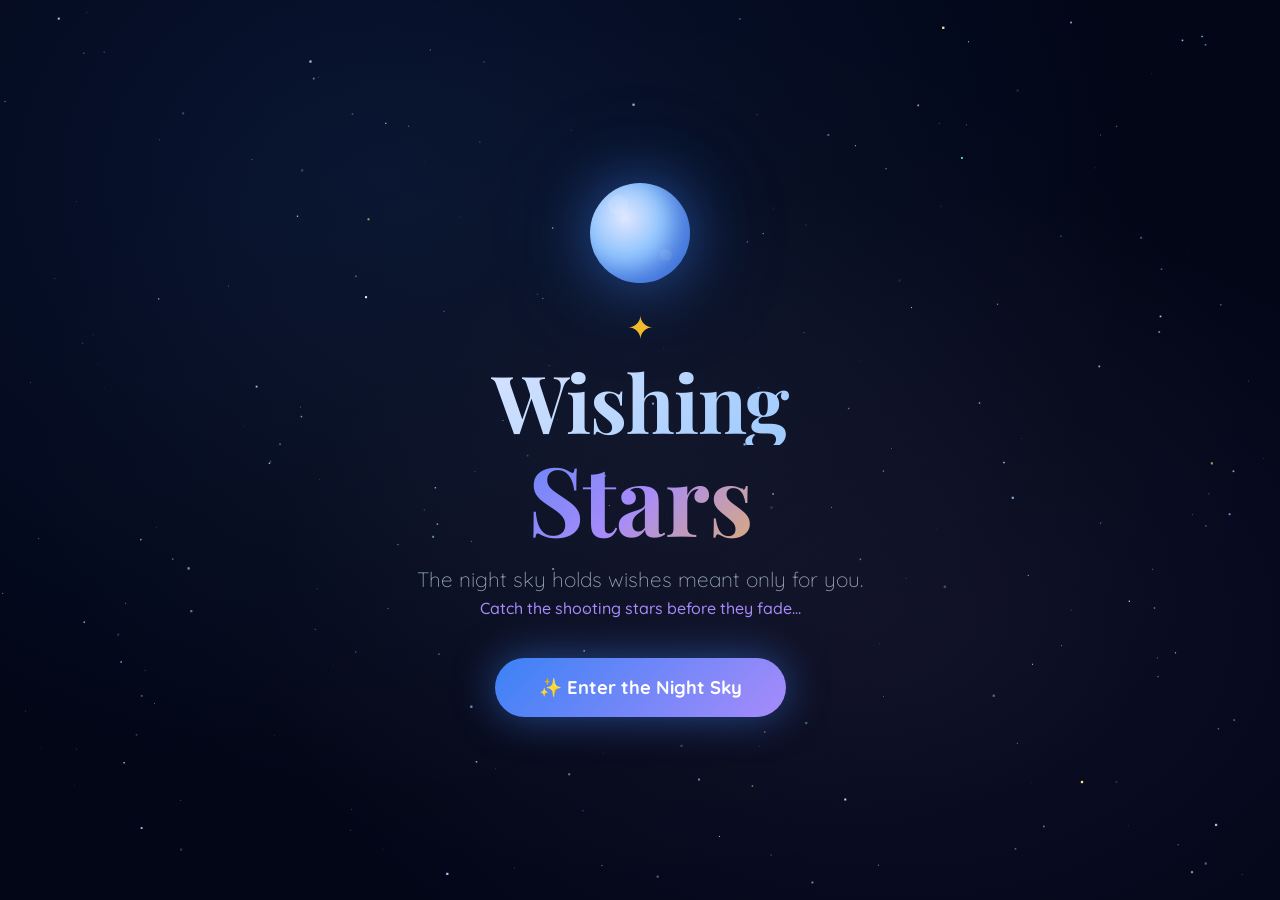
<file: index.html>
<!DOCTYPE html>
<html lang="en">
<head>
    <meta charset="UTF-8">
    <meta name="viewport" content="width=device-width, initial-scale=1.0, user-scalable=no">
    <title>Wishing Stars ✨ Catch Your Wishes</title>
    <meta name="description" content="An enchanting stargazing game — catch shooting stars and unlock magical wishes.">
    <link rel="preconnect" href="https://fonts.googleapis.com">
    <link rel="preconnect" href="https://fonts.gstatic.com" crossorigin>
    <link href="https://fonts.googleapis.com/css2?family=Quicksand:wght@300;400;500;600;700&family=Playfair+Display:ital,wght@0,700;1,700&display=swap" rel="stylesheet">
    <link rel="stylesheet" href="style.css">
</head>
<body>
    <!-- Starfield Canvas -->
    <canvas id="starfield"></canvas>

    <!-- ========== INTRO SCREEN ========== -->
    <div id="intro-screen" class="screen active">
        <div class="intro-content">
            <div class="moon"></div>
            <div class="intro-sparkle">✦</div>
            <h1 class="intro-title">
                <span class="title-word">Wishing</span>
                <span class="title-word accent">Stars</span>
            </h1>
            <p class="intro-tagline">The night sky holds wishes meant only for you.</p>
            <p class="intro-instruction">Catch the shooting stars before they fade…</p>
            <button id="start-btn" class="magic-btn" onclick="startGame()">
                <span class="btn-text">✨ Enter the Night Sky</span>
                <span class="btn-shimmer"></span>
            </button>
        </div>
    </div>

    <!-- ========== GAME SCREEN ========== -->
    <div id="game-screen" class="screen">
        <div class="game-hud">
            <div class="hud-left">
                <div class="hud-wishes">
                    <span class="hud-label">Wishes Caught</span>
                    <div class="wish-counter">
                        <span id="wish-count">0</span> / <span id="wish-total">6</span>
                    </div>
                </div>
                <div class="progress-bar">
                    <div class="progress-fill" id="progress-fill"></div>
                </div>
            </div>
            <div class="hud-jar">
                <div class="jar-icon">🫙</div>
            </div>
        </div>

        <canvas id="game-canvas"></canvas>

        <!-- Wish Reveal Popup -->
        <div id="wish-popup" class="wish-popup">
            <div class="popup-card">
                <div class="popup-glow"></div>
                <div class="popup-star">⭐</div>
                <p class="popup-wish-text" id="popup-wish-text"></p>
                <button class="popup-close-btn" onclick="closeWishPopup()">Continue ✨</button>
            </div>
        </div>

        <p class="game-hint" id="game-hint">Tap the shooting stars! ☄️</p>
    </div>

    <!-- ========== FINAL REVEAL SCREEN ========== -->
    <div id="reveal-screen" class="screen">
        <canvas id="heart-canvas"></canvas>
        <div class="reveal-content">
            <div class="reveal-emoji">💫</div>
            <h2 class="reveal-title">
                <span class="reveal-line">Every star in the sky</span>
                <span class="reveal-line accent">chose you.</span>
            </h2>
            <div class="reveal-image-ring">
                <img src="images/her.png" alt="You" class="reveal-image" id="reveal-image">
                <div class="ring-orbit">
                    <span class="orbit-star">⭐</span>
                    <span class="orbit-star">✨</span>
                    <span class="orbit-star">💫</span>
                    <span class="orbit-star">⭐</span>
                    <span class="orbit-star">✨</span>
                    <span class="orbit-star">💫</span>
                </div>
            </div>
            <p class="reveal-message" id="reveal-message">You are the wish that came true. 💙</p>
            <button class="magic-btn restart-btn" onclick="restartGame()">
                <span class="btn-text">🌙 Wish Again</span>
                <span class="btn-shimmer"></span>
            </button>
        </div>
    </div>

    <script src="script.js"></script>
</body>
</html>
</file>
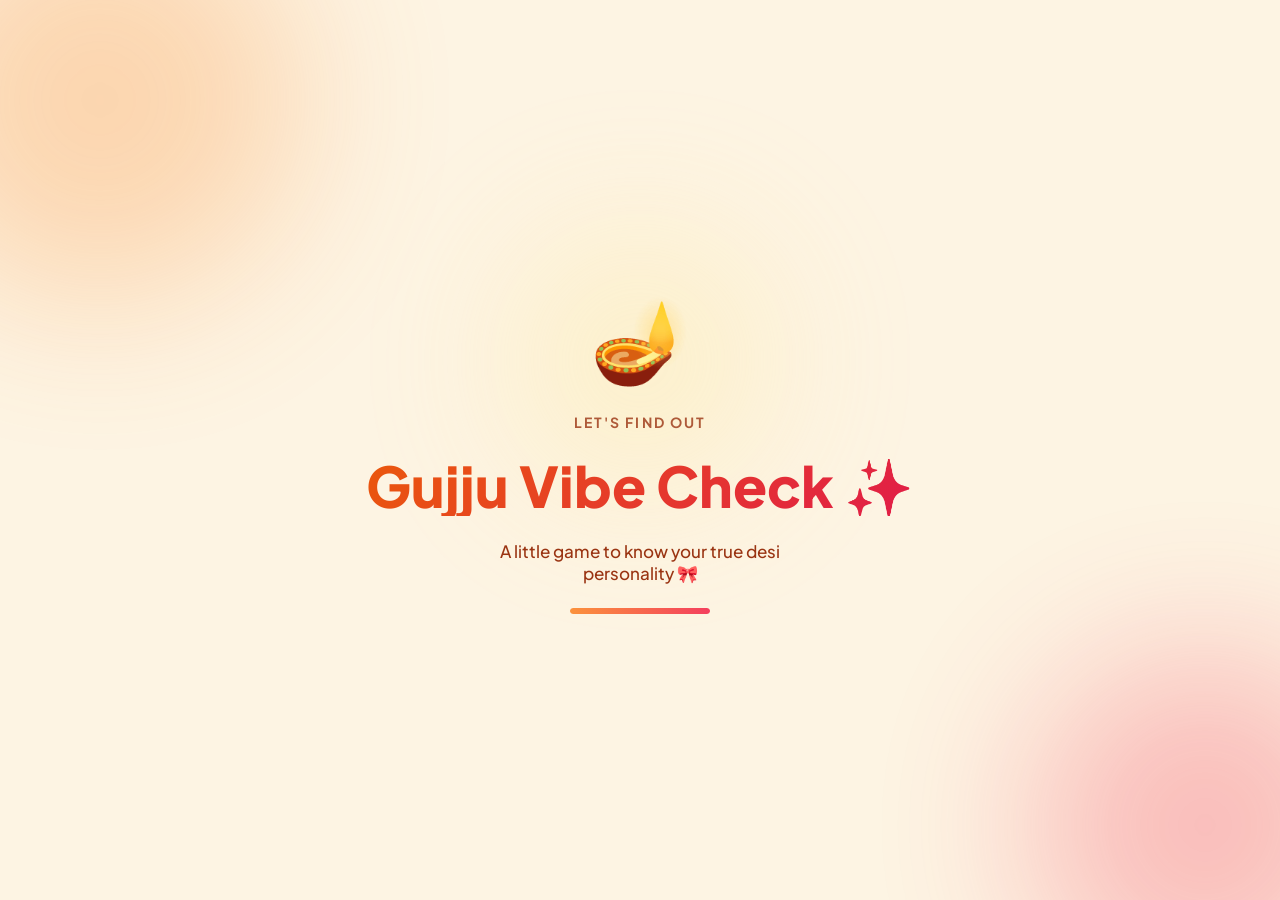
<file: i.html>
<!DOCTYPE html>
<html lang="en">

<head>
    <meta charset="UTF-8" />
    <meta name="viewport" content="width=device-width, initial-scale=1.0" />
    <title>Gujju Vibe Check ✨</title>
    <link
        href="https://fonts.googleapis.com/css2?family=Plus+Jakarta+Sans:ital,wght@0,400;0,500;0,600;0,700;0,800;1,400&display=swap"
        rel="stylesheet" />

    <style>
        /* ===========================
       CSS VARIABLES & RESET
    =========================== */
        *,
        *::before,
        *::after {
            box-sizing: border-box;
            margin: 0;
            padding: 0;
        }

        :root {
            --bg: #fdf4e3;
            --purple: #fb923c;
            --purple-dk: #ea580c;
            --pink: #f43f5e;
            --pink-dk: #e11d48;
            --white: #ffffff;
            --text: #431407;
            --text-soft: #9a3412;
            --card-r: 24px;
            --shadow: 0 8px 40px rgba(234, 88, 12, .15);
            --shadow-lg: 0 16px 60px rgba(234, 88, 12, .25);
            --safe-top: env(safe-area-inset-top, 0px);
            --safe-bottom: env(safe-area-inset-bottom, 0px);
        }

        html,
        body {
            height: 100%;
            width: 100%;
            font-family: 'Plus Jakarta Sans', sans-serif;
            background: var(--bg);
            color: var(--text);
            overflow: hidden; /* Prevent body scroll, use screen scroll */
            -webkit-tap-highlight-color: transparent;
            -webkit-text-size-adjust: 100%;
        }

        /* ===========================
       DECORATIVE BLOBS
    =========================== */
        .blob {
            position: fixed;
            border-radius: 50%;
            filter: blur(80px);
            opacity: .3;
            pointer-events: none;
            z-index: 0;
        }

        .blob-1 { width: 400px; height: 400px; background: var(--purple); top: -100px; left: -100px; }
        .blob-2 { width: 350px; height: 350px; background: var(--pink); bottom: -100px; right: -100px; }
        .blob-3 { width: 250px; height: 250px; background: #fde68a; top: 40%; left: 50%; transform: translate(-50%, -50%); }

        /* ===========================
       SCREENS
    =========================== */
        .screen {
            position: fixed;
            inset: 0;
            height: 100dvh; /* Dynamic viewport height for mobile */
            width: 100%;
            display: flex;
            flex-direction: column;
            align-items: center;
            justify-content: center;
            z-index: 10;
            padding: calc(20px + var(--safe-top)) 20px calc(20px + var(--safe-bottom));
            transition: opacity .5s ease, transform .5s ease;
            overflow: hidden;
        }

        .screen.hidden {
            opacity: 0;
            pointer-events: none;
            transform: scale(.98);
        }

        /* ===========================
       INTRO SCREEN
    =========================== */
        #intro {
            gap: 24px;
            text-align: center;
        }

        .intro-emoji {
            font-size: clamp(60px, 15vw, 80px);
            animation: floaty 3s ease-in-out infinite;
        }

        @keyframes floaty {
            0%, 100% { transform: translateY(0); }
            50% { transform: translateY(-15px); }
        }

        .intro-made-for {
            font-size: 14px;
            font-weight: 700;
            letter-spacing: .15em;
            text-transform: uppercase;
            color: var(--text-soft);
            opacity: 0.8;
        }

        .intro-name {
            font-size: clamp(36px, 12vw, 56px);
            font-weight: 800;
            line-height: 1.1;
            background: linear-gradient(135deg, var(--purple-dk), var(--pink-dk));
            -webkit-background-clip: text;
            -webkit-text-fill-color: transparent;
            background-clip: text;
        }

        .intro-sub {
            font-size: clamp(15px, 4vw, 17px);
            color: var(--text-soft);
            font-weight: 500;
            max-width: 280px;
        }

        .intro-bar-container {
            width: 140px;
            height: 6px;
            background: rgba(234, 88, 12, 0.1);
            border-radius: 99px;
            overflow: hidden;
        }

        .intro-bar-fill {
            height: 100%;
            width: 0;
            background: linear-gradient(90deg, var(--purple), var(--pink));
            border-radius: 99px;
            animation: grow-bar 2s ease forwards;
        }

        @keyframes grow-bar {
            to { width: 100%; }
        }

        /* ===========================
       GAME SCREEN
    =========================== */
        #game {
            justify-content: flex-start;
            padding-top: calc(30px + var(--safe-top));
        }

        .progress-wrap {
            width: 100%;
            max-width: 440px;
            margin-bottom: 24px;
            z-index: 20;
        }

        .progress-meta {
            display: flex;
            justify-content: space-between;
            font-size: 12px;
            font-weight: 800;
            color: var(--text-soft);
            margin-bottom: 10px;
            letter-spacing: .08em;
            text-transform: uppercase;
        }

        .progress-track {
            width: 100%;
            height: 10px;
            background: rgba(234, 88, 12, .15);
            border-radius: 99px;
            overflow: hidden;
            box-shadow: inset 0 1px 3px rgba(0,0,0,0.05);
        }

        .progress-fill {
            height: 100%;
            background: linear-gradient(90deg, var(--purple), var(--pink));
            border-radius: 99px;
            transition: width .5s cubic-bezier(.34, 1.56, .64, 1);
        }

        .card-area {
            position: relative;
            width: 100%;
            max-width: 440px;
            flex: 1;
            display: flex;
            align-items: center;
            justify-content: center;
            perspective: 1000px;
        }

        .q-card {
            position: absolute;
            width: 100%;
            background: var(--white);
            border-radius: 32px;
            padding: 32px 24px;
            box-shadow: var(--shadow-lg);
            display: flex;
            flex-direction: column;
            gap: 24px;
            transition: all .45s cubic-bezier(.4, 0, .2, 1);
            will-change: transform, opacity;
            backface-visibility: hidden;
        }

        .q-card.exit-left { opacity: 0; transform: translateX(-120%) rotate(-15deg); }
        .q-card.exit-right { opacity: 0; transform: translateX(120%) rotate(15deg); }
        .q-card.enter { animation: card-enter .5s cubic-bezier(.34, 1.56, .64, 1) forwards; }

        @keyframes card-enter {
            from { opacity: 0; transform: translateY(50px) scale(.9) rotate(2deg); }
            to { opacity: 1; transform: translateY(0) scale(1) rotate(0); }
        }

        .q-tag {
            display: inline-flex;
            align-items: center;
            gap: 8px;
            background: linear-gradient(135deg, #ffedd5, #ffe4e6);
            color: var(--purple-dk);
            font-size: 11px;
            font-weight: 800;
            letter-spacing: .12em;
            text-transform: uppercase;
            padding: 6px 14px;
            border-radius: 99px;
            align-self: flex-start;
        }

        .q-question {
            font-size: clamp(24px, 7vw, 32px);
            font-weight: 800;
            line-height: 1.25;
            color: var(--text);
            text-align: center;
            min-height: 3em;
            display: flex;
            align-items: center;
            justify-content: center;
        }

        .choice-or {
            display: flex;
            align-items: center;
            justify-content: center;
            font-size: 12px;
            font-weight: 800;
            color: var(--text-soft);
            letter-spacing: .15em;
            text-transform: uppercase;
            gap: 12px;
            opacity: 0.6;
        }

        .choice-or::before, .choice-or::after {
            content: '';
            flex: 1;
            height: 1px;
            background: linear-gradient(90deg, transparent, var(--purple));
            opacity: 0.3;
        }

        .choice-or::after { transform: scaleX(-1); }

        .choices {
            display: grid;
            grid-template-columns: 1fr 1fr;
            gap: 16px;
        }

        .choice-btn {
            background: #fff;
            border: 2px solid rgba(234, 88, 12, .15);
            border-radius: 24px;
            padding: 24px 12px;
            cursor: pointer;
            display: flex;
            flex-direction: column;
            align-items: center;
            gap: 12px;
            transition: all .2s ease;
            -webkit-user-select: none;
            user-select: none;
            -webkit-tap-highlight-color: transparent;
        }

        @media (hover: hover) {
            .choice-btn:hover {
                border-color: var(--purple);
                background: #fffbf5;
                transform: translateY(-4px);
                box-shadow: 0 8px 20px rgba(234, 88, 12, .15);
            }
        }

        .choice-btn:active {
            transform: scale(.94);
            background: #fff1e6;
        }

        .choice-btn.chosen {
            background: linear-gradient(135deg, var(--purple), var(--pink));
            border-color: transparent;
            color: white;
            box-shadow: 0 8px 25px rgba(234, 88, 12, .3);
        }

        .choice-btn.chosen .choice-label { color: white; }

        .choice-icon { font-size: clamp(32px, 8vw, 40px); }
        .choice-label { font-size: 15px; font-weight: 700; color: var(--text); text-align: center; }

        /* ===========================
       RESULT SCREEN
    =========================== */
        #result {
            justify-content: flex-start;
            padding-top: calc(40px + var(--safe-top));
            overflow-y: auto;
            -webkit-overflow-scrolling: touch;
        }

        .result-header {
            font-size: 14px;
            font-weight: 700;
            text-transform: uppercase;
            letter-spacing: .15em;
            color: var(--text-soft);
            margin-bottom: 20px;
        }

        .result-card {
            background: var(--white);
            border-radius: 36px;
            padding: 40px 30px;
            box-shadow: var(--shadow-lg);
            max-width: 440px;
            width: 100%;
            display: flex;
            flex-direction: column;
            align-items: center;
            gap: 20px;
            margin-bottom: 30px;
        }

        .result-emoji {
            font-size: clamp(70px, 20vw, 100px);
            animation: floaty 4s ease-in-out infinite;
        }

        .result-badge {
            background: linear-gradient(135deg, #ffedd5, #ffe4e6);
            color: var(--purple-dk);
            font-size: 12px;
            font-weight: 800;
            letter-spacing: .12em;
            text-transform: uppercase;
            padding: 6px 16px;
            border-radius: 99px;
        }

        .result-title {
            font-size: clamp(28px, 9vw, 40px);
            font-weight: 800;
            background: linear-gradient(135deg, var(--purple-dk), var(--pink-dk));
            -webkit-background-clip: text;
            -webkit-text-fill-color: transparent;
            background-clip: text;
            text-align: center;
        }

        .result-desc {
            font-size: 16px;
            color: var(--text-soft);
            font-weight: 500;
            line-height: 1.6;
            text-align: center;
        }

        .cta-btn {
            width: 100%;
            display: flex;
            align-items: center;
            justify-content: center;
            gap: 10px;
            background: linear-gradient(135deg, var(--purple-dk), var(--pink-dk));
            color: white;
            border: none;
            border-radius: 20px;
            padding: 18px;
            font-size: 16px;
            font-weight: 700;
            cursor: pointer;
            box-shadow: 0 6px 20px rgba(244, 63, 94, .3);
            transition: all .2s ease;
        }

        .cta-btn:active { transform: scale(.96); opacity: 0.9; }

        .again-btn {
            background: none;
            border: 2px solid rgba(234, 88, 12, .3);
            color: var(--text-soft);
            border-radius: 99px;
            padding: 12px 30px;
            font-size: 14px;
            font-weight: 700;
            cursor: pointer;
            transition: all .2s ease;
            margin-bottom: 20px;
        }

        .again-btn:active { background: rgba(234, 88, 12, .1); }

        /* ===========================
       MOBILE OPTIMIZATIONS
    =========================== */
        @media (max-width: 370px) {
            .choices { grid-template-columns: 1fr; gap: 12px; }
            .choice-btn { padding: 16px; flex-direction: row; justify-content: flex-start; }
            .choice-icon { font-size: 28px; }
            .q-card { padding: 24px 20px; gap: 16px; }
            .q-question { font-size: 22px; min-height: auto; }
        }

        @media (max-height: 700px) {
            #game { padding-top: calc(15px + var(--safe-top)); }
            .q-card { gap: 16px; padding: 20px; }
            .progress-wrap { margin-bottom: 12px; }
            .intro-emoji { font-size: 50px; }
        }
    </style>
</head>

<body>

    <!-- Decorative blobs -->
    <div class="blob blob-1"></div>
    <div class="blob blob-2"></div>
    <div class="blob blob-3"></div>

    <!-- Confetti canvas -->
    <canvas id="confetti-canvas"></canvas>

    <!-- ============================
     INTRO SCREEN
============================= -->
    <div class="screen" id="intro">
        <div class="intro-emoji">🪔</div>
        <p class="intro-made-for">Let's find out</p>
        <h1 class="intro-name">Gujju Vibe Check ✨</h1>
        <p class="intro-sub">A little game to know your true desi personality 🎀</p>
        <div class="intro-bar-container">
            <div class="intro-bar-fill"></div>
        </div>
    </div>

    <!-- ============================
     GAME SCREEN
============================= -->
    <div class="screen hidden" id="game">

        <!-- Progress bar -->
        <div class="progress-wrap">
            <div class="progress-meta">
                <span id="progress-label">Question 1 of 10</span>
                <span id="progress-pct">0%</span>
            </div>
            <div class="progress-track">
                <div class="progress-fill" id="progress-fill" style="width:0%"></div>
            </div>
        </div>

        <!-- Card stack area -->
        <div class="card-area" id="card-area">
            <!-- Cards injected by JS -->
        </div>

    </div>

    <!-- ============================
     RESULT SCREEN
============================= -->
    <div class="screen hidden" id="result">
        <p class="result-header">Your vibe is…</p>
        <div class="result-card" id="result-card">
            <div class="result-emoji" id="result-emoji">🌸</div>
            <span class="result-badge" id="result-badge">Vibe Type</span>
            <h2 class="result-title" id="result-title">Result Title</h2>
            <p class="result-desc" id="result-desc">Description here.</p>
            <button class="cta-btn" id="cta-btn">
                <span>Share my Gujju Score</span> 💌
            </button>
            <span class="copied-toast" id="copied-toast">Copied to clipboard! ✓</span>
        </div>
        <button class="again-btn" id="again-btn">↺ Play again</button>
    </div>

    <script>
        /* =========================================================
           DATA: 10 Questions
           Each question has a tag, a prompt, and two choices.
           "weight" determines the result scoring:
             - choice A is more "Traditional / Cozy Gujju"
             - choice B is more "Trendy / Modern / Outgoing"
        ========================================================= */
        const questions = [
            {
                tag: "Beverage check",
                q: "What keeps you going?",
                a: { icon: "☕", label: "Kadak Masala Chai", weight: 0 },
                b: { icon: "🥛", label: "Thandi Masala Chaas", weight: 1 }
            },
            {
                tag: "Sunday Morning",
                q: "Ultimate weekend breakfast?",
                a: { icon: "🥨", label: "Fafda-Jalebi", weight: 0 },
                b: { icon: "🍛", label: "Surti Locho / Khaman", weight: 1 }
            },
            {
                tag: "Late night vibe",
                q: "It's 11 PM, where are you?",
                a: { icon: "🍧", label: "Eating Baraf Gola", weight: 1 },
                b: { icon: "🚗", label: "Long drive on SG Highway", weight: 2 }
            },
            {
                tag: "Festivity meter",
                q: "Navratri plan?",
                a: { icon: "🪔", label: "Sheri Garba", weight: 0 },
                b: { icon: "🕺", label: "VIP Passes / Party Plot", weight: 2 }
            },
            {
                tag: "Vacation goals",
                q: "Quick getaway destination?",
                a: { icon: "⛰️", label: "Mount Abu / Saputara", weight: 0 },
                b: { icon: "🏖️", label: "Spontaneous Diu/Goa", weight: 2 }
            },
            {
                tag: "Snack attack",
                q: "Mid-day hunger strikes...",
                a: { icon: "🫓", label: "Thepla & Chundo", weight: 0 },
                b: { icon: "🍔", label: "Cheese Peri-Peri Dabeli", weight: 1 }
            },
            {
                tag: "Language mode",
                q: "How do you text?",
                a: { icon: "🗣️", label: "Pure Gujju Slang", weight: 0 },
                b: { icon: "📱", label: "Hinglish + Memes", weight: 2 }
            },
            {
                tag: "Weekend plans",
                q: "Ideal Saturday night?",
                a: { icon: "🏡", label: "Family Dinner", weight: 0 },
                b: { icon: "🏏", label: "Box Cricket till 2 AM", weight: 2 }
            },
            {
                tag: "Retail therapy",
                q: "Shopping location?",
                a: { icon: "🛍️", label: "Street Shopping (Law Garden)", weight: 0 },
                b: { icon: "👗", label: "Mall Hopping / Zara", weight: 1 }
            },
            {
                tag: "Sweet cravings",
                q: "What's for dessert?",
                a: { icon: "🍮", label: "Garam Mohanthal", weight: 0 },
                b: { icon: "🍰", label: "Biscoff Cheesecake", weight: 2 }
            }
        ];

        /* =========================================================
           RESULTS: 4 vibe types based on score (Max score = 15)
        ========================================================= */
        const results = [
            {
                minScore: 0,
                maxScore: 3,
                emoji: "🪔",
                badge: "Asal Gujju",
                title: "The Asal Gujarati",
                desc: "You are pure, unadulterated Gujarati at heart. Thepla, chai, and cozy family time are your safe spaces. Don't ever change!",
                message: "I got 'The Asal Gujarati' on the Gujju Vibe Check! What does that say about me? 👀"
            },
            {
                minScore: 4,
                maxScore: 7,
                emoji: "🥨",
                badge: "Balanced Soul",
                title: "The Sweet Dhokla",
                desc: "You appreciate your roots but love a good modern twist. You can enjoy a fancy cafe just as much as a tapri ni chai.",
                message: "I got 'The Sweet Dhokla' on the Gujju Vibe Check! What does that say about me? 👀"
            },
            {
                minScore: 8,
                maxScore: 11,
                emoji: "🕺",
                badge: "The Vibe Checker",
                title: "The Navratri Rockstar",
                desc: "You are the life of the party! Always ready for a midnight gola plan, a box cricket match, or dancing till 3 AM.",
                message: "I got 'The Navratri Rockstar' on the Gujju Vibe Check! What does that say about me? 👀"
            },
            {
                minScore: 12,
                maxScore: 99,
                emoji: "🚀",
                badge: "Gen-Z Gujju",
                title: "The Modern Gujju",
                desc: "You are all about the aesthetics, latest trends, and spontaneous trips. You live for the gram and the next big adventure!",
                message: "I got 'The Modern Gujju' on the Gujju Vibe Check! What does that say about me? 👀"
            }
        ];

        /* =========================================================
           STATE
        ========================================================= */
        let currentQ = 0;
        let totalScore = 0;
        let choosing = false;

        /* =========================================================
           HELPERS: screen transitions
        ========================================================= */
        function showScreen(id) {
            document.querySelectorAll('.screen').forEach(s => s.classList.add('hidden'));
            const el = document.getElementById(id);
            el.classList.remove('hidden');
        }

        /* =========================================================
           PROGRESS BAR
        ========================================================= */
        function updateProgress(n) {
            const pct = Math.round((n / questions.length) * 100);
            document.getElementById('progress-fill').style.width = pct + '%';
            document.getElementById('progress-label').textContent =
                `Question ${Math.min(n + 1, questions.length)} of ${questions.length}`;
            document.getElementById('progress-pct').textContent = pct + '%';
        }

        /* =========================================================
           CARD: build a question card DOM element
        ========================================================= */
        function buildCard(index) {
            const q = questions[index];
            const card = document.createElement('div');
            card.className = 'q-card enter';
            card.innerHTML = `
                <span class="q-tag">${q.tag}</span>
                <h2 class="q-question">${q.q}</h2>
                <div class="choice-or">or</div>
                <div class="choices">
                    <button class="choice-btn" data-choice="a" aria-label="${q.a.label}">
                        <span class="choice-icon">${q.a.icon}</span>
                        <span class="choice-label">${q.a.label}</span>
                    </button>
                    <button class="choice-btn" data-choice="b" aria-label="${q.b.label}">
                        <span class="choice-icon">${q.b.icon}</span>
                        <span class="choice-label">${q.b.label}</span>
                    </button>
                </div>
            `;
            return card;
        }

        /* =========================================================
           CHOICE: handle a tap/click
        ========================================================= */
        function handleChoice(card, choiceKey) {
            if (choosing) return;
            choosing = true;

            const q = questions[currentQ];
            const chosen = q[choiceKey];

            // Visual feedback: highlight chosen button
            const btns = card.querySelectorAll('.choice-btn');
            btns.forEach(b => {
                if (b.dataset.choice === choiceKey) b.classList.add('chosen');
            });

            // Accumulate score
            totalScore += chosen.weight;

            // Determine exit direction
            const exitClass = choiceKey === 'a' ? 'exit-left' : 'exit-right';

            setTimeout(() => {
                card.classList.remove('enter');
                card.classList.add(exitClass);

                setTimeout(() => {
                    card.remove();
                    currentQ++;

                    if (currentQ < questions.length) {
                        updateProgress(currentQ);
                        const nextCard = buildCard(currentQ);
                        document.getElementById('card-area').appendChild(nextCard);
                        attachCardListeners(nextCard);
                    } else {
                        showResult();
                    }

                    choosing = false;
                }, 440);
            }, 200);
        }

        function attachCardListeners(card) {
            card.querySelectorAll('.choice-btn').forEach(btn => {
                btn.addEventListener('click', () => handleChoice(card, btn.dataset.choice));
            });
        }

        /* =========================================================
           RESULT: compute and display
        ========================================================= */
        function showResult() {
            // Determine result based on score
            let vibe = results[results.length - 1];
            for (const r of results) {
                if (totalScore >= r.minScore && totalScore <= r.maxScore) {
                    vibe = r;
                    break;
                }
            }

            document.getElementById('result-emoji').textContent = vibe.emoji;
            document.getElementById('result-badge').textContent = vibe.badge;
            document.getElementById('result-title').textContent = vibe.title;
            document.getElementById('result-desc').textContent = vibe.desc;

            // Store message for clipboard
            document.getElementById('cta-btn').dataset.message = vibe.message;

            showScreen('result');
            launchConfetti();
        }

        /* =========================================================
           CTA: copy to clipboard
        ========================================================= */
        document.getElementById('cta-btn').addEventListener('click', function () {
            const msg = this.dataset.message || "I got a fun result on Gujju Vibe Check! 👀";
            navigator.clipboard.writeText(msg).catch(() => {
                // fallback for older browsers
                const ta = document.createElement('textarea');
                ta.value = msg;
                ta.style.position = 'fixed';
                ta.style.opacity = '0';
                document.body.appendChild(ta);
                ta.select();
                document.execCommand('copy');
                document.body.removeChild(ta);
            });
            const toast = document.getElementById('copied-toast');
            toast.classList.add('show');
            setTimeout(() => toast.classList.remove('show'), 2200);
        });

        /* =========================================================
           PLAY AGAIN
        ========================================================= */
        document.getElementById('again-btn').addEventListener('click', () => {
            currentQ = 0;
            totalScore = 0;
            choosing = false;

            // Clear old card
            document.getElementById('card-area').innerHTML = '';

            // Reset progress
            updateProgress(0);

            // Build first card
            const firstCard = buildCard(0);
            document.getElementById('card-area').appendChild(firstCard);
            attachCardListeners(firstCard);

            showScreen('game');
        });

        /* =========================================================
           CONFETTI (pure JS, no library)
        ========================================================= */
        function launchConfetti() {
            const canvas = document.getElementById('confetti-canvas');
            const ctx = canvas.getContext('2d');
            canvas.width = window.innerWidth;
            canvas.height = window.innerHeight;

            const colors = ['#ea580c', '#fb923c', '#f43f5e', '#e11d48', '#fde68a', '#86efac'];
            const pieces = [];
            const count = 120;

            for (let i = 0; i < count; i++) {
                pieces.push({
                    x: Math.random() * canvas.width,
                    y: Math.random() * canvas.height - canvas.height,
                    w: Math.random() * 10 + 5,
                    h: Math.random() * 6 + 3,
                    color: colors[Math.floor(Math.random() * colors.length)],
                    rot: Math.random() * 360,
                    vx: (Math.random() - .5) * 3,
                    vy: Math.random() * 3 + 2,
                    vr: (Math.random() - .5) * 8,
                    opacity: 1
                });
            }

            let frame;
            let elapsed = 0;

            function draw() {
                ctx.clearRect(0, 0, canvas.width, canvas.height);
                elapsed++;
                let alive = false;

                for (const p of pieces) {
                    p.x += p.vx;
                    p.y += p.vy;
                    p.rot += p.vr;
                    p.vy += .08; // gravity

                    // Fade out after 120 frames
                    if (elapsed > 120) p.opacity -= .012;
                    p.opacity = Math.max(0, p.opacity);
                    if (p.opacity > 0) alive = true;

                    ctx.save();
                    ctx.globalAlpha = p.opacity;
                    ctx.translate(p.x, p.y);
                    ctx.rotate(p.rot * Math.PI / 180);
                    ctx.fillStyle = p.color;
                    ctx.fillRect(-p.w / 2, -p.h / 2, p.w, p.h);
                    ctx.restore();
                }

                if (alive) {
                    frame = requestAnimationFrame(draw);
                } else {
                    ctx.clearRect(0, 0, canvas.width, canvas.height);
                    cancelAnimationFrame(frame);
                }
            }

            draw();
        }

        /* =========================================================
           INTRO → GAME transition (2 second pause)
        ========================================================= */
        window.addEventListener('load', () => {
            // Build first card immediately (off-screen)
            const firstCard = buildCard(0);
            document.getElementById('card-area').appendChild(firstCard);
            attachCardListeners(firstCard);
            updateProgress(0);

            // After 2.2s, auto-transition to game
            setTimeout(() => {
                showScreen('game');
            }, 2200);
        });

        // Handle canvas resize
        window.addEventListener('resize', () => {
            const canvas = document.getElementById('confetti-canvas');
            canvas.width = window.innerWidth;
            canvas.height = window.innerHeight;
        });
    </script>
</body>

</html>
</file>
<file: style.css>
/* ===== RESET & BASE ===== */
*, *::before, *::after {
    margin: 0;
    padding: 0;
    box-sizing: border-box;
}

:root {
    --primary: #3b82f6;
    --primary-light: #93c5fd;
    --primary-dark: #1e40af;
    --accent: #a78bfa;
    --accent-warm: #fbbf24;
    --bg-deep: #020617;
    --bg-mid: #0f172a;
    --text: #f1f5f9;
    --text-muted: #94a3b8;
    --glow-blue: 0 0 40px rgba(59, 130, 246, 0.5);
    --glow-gold: 0 0 30px rgba(251, 191, 36, 0.5);
    --radius: 24px;
    --transition: 0.4s cubic-bezier(0.4, 0, 0.2, 1);
}

html, body {
    width: 100%;
    height: 100%;
    font-family: 'Quicksand', sans-serif;
    background: var(--bg-deep);
    color: var(--text);
    overflow: hidden;
    -webkit-tap-highlight-color: transparent;
    touch-action: manipulation;
}

body {
    background:
        radial-gradient(ellipse at 30% 20%, rgba(59, 130, 246, 0.12) 0%, transparent 60%),
        radial-gradient(ellipse at 70% 70%, rgba(167, 139, 250, 0.08) 0%, transparent 50%),
        radial-gradient(ellipse at 50% 50%, rgba(251, 191, 36, 0.03) 0%, transparent 70%),
        var(--bg-deep);
}

/* ===== STARFIELD CANVAS ===== */
#starfield {
    position: fixed;
    top: 0; left: 0;
    width: 100%; height: 100%;
    z-index: 0;
    pointer-events: none;
}

/* ===== SCREENS ===== */
.screen {
    position: fixed;
    inset: 0;
    display: flex;
    align-items: center;
    justify-content: center;
    z-index: 1;
    opacity: 0;
    visibility: hidden;
    transition: opacity 0.8s ease, visibility 0.8s ease;
}

.screen.active {
    opacity: 1;
    visibility: visible;
}

/* ============================= */
/*        INTRO SCREEN           */
/* ============================= */
.intro-content {
    text-align: center;
    position: relative;
    z-index: 2;
    padding: 20px;
}

.moon {
    width: 100px;
    height: 100px;
    border-radius: 50%;
    background: radial-gradient(circle at 35% 35%, #e0e7ff 0%, #93c5fd 40%, #3b82f6 100%);
    margin: 0 auto 24px;
    box-shadow:
        0 0 60px rgba(59, 130, 246, 0.5),
        0 0 120px rgba(59, 130, 246, 0.2),
        0 0 200px rgba(59, 130, 246, 0.08),
        inset -15px -10px 20px rgba(30, 64, 175, 0.4);
    animation: moonFloat 5s ease-in-out infinite;
    position: relative;
}

.moon::before {
    content: '';
    position: absolute;
    top: 12px; left: 18px;
    width: 20px; height: 20px;
    background: rgba(255, 255, 255, 0.12);
    border-radius: 50%;
}

.moon::after {
    content: '';
    position: absolute;
    bottom: 22px; right: 18px;
    width: 12px; height: 12px;
    background: rgba(255, 255, 255, 0.08);
    border-radius: 50%;
}

@keyframes moonFloat {
    0%, 100% { transform: translateY(0) scale(1); }
    50% { transform: translateY(-15px) scale(1.04); }
}

.intro-sparkle {
    font-size: 2rem;
    color: var(--accent-warm);
    animation: sparkle 2s ease-in-out infinite;
    margin-bottom: 10px;
}

@keyframes sparkle {
    0%, 100% { opacity: 0.3; transform: scale(0.8) rotate(0deg); }
    50% { opacity: 1; transform: scale(1.2) rotate(180deg); }
}

.intro-title {
    margin-bottom: 16px;
}

.title-word {
    display: block;
    font-family: 'Playfair Display', serif;
    font-weight: 700;
    font-size: clamp(3rem, 10vw, 5rem);
    line-height: 1.1;
    letter-spacing: -1px;
    background: linear-gradient(135deg, #e0e7ff 0%, var(--primary-light) 100%);
    -webkit-background-clip: text;
    -webkit-text-fill-color: transparent;
    background-clip: text;
    animation: fadeUp 1s ease-out both;
}

.title-word.accent {
    background: linear-gradient(135deg, var(--primary) 0%, var(--accent) 50%, var(--accent-warm) 100%);
    -webkit-background-clip: text;
    background-clip: text;
    font-size: clamp(3.5rem, 12vw, 6rem);
    animation-delay: 0.2s;
}

@keyframes fadeUp {
    from { opacity: 0; transform: translateY(30px); }
    to { opacity: 1; transform: translateY(0); }
}

.intro-tagline {
    font-size: clamp(1rem, 3vw, 1.3rem);
    color: var(--text-muted);
    font-weight: 300;
    margin-bottom: 6px;
    animation: fadeUp 1s ease-out 0.4s both;
}

.intro-instruction {
    font-size: clamp(0.85rem, 2.5vw, 1rem);
    color: var(--accent);
    font-weight: 500;
    margin-bottom: 40px;
    animation: fadeUp 1s ease-out 0.6s both;
}

/* ===== MAGIC BUTTON ===== */
.magic-btn {
    position: relative;
    display: inline-flex;
    align-items: center;
    justify-content: center;
    padding: 18px 44px;
    font-family: 'Quicksand', sans-serif;
    font-size: clamp(1rem, 3vw, 1.15rem);
    font-weight: 700;
    color: white;
    background: linear-gradient(135deg, var(--primary) 0%, var(--accent) 100%);
    border: none;
    border-radius: 60px;
    cursor: pointer;
    overflow: hidden;
    box-shadow: var(--glow-blue);
    transition: all var(--transition);
    animation: fadeUp 1s ease-out 0.8s both;
}

.magic-btn:hover {
    transform: translateY(-3px) scale(1.03);
    box-shadow: 0 0 50px rgba(59, 130, 246, 0.6), 0 0 100px rgba(167, 139, 250, 0.3);
}

.magic-btn:active {
    transform: translateY(0) scale(0.97);
}

.btn-shimmer {
    position: absolute;
    inset: 0;
    background: linear-gradient(90deg, transparent, rgba(255,255,255,0.25), transparent);
    transform: translateX(-100%);
    animation: shimmerSlide 3s ease-in-out infinite;
}

@keyframes shimmerSlide {
    0% { transform: translateX(-100%); }
    50% { transform: translateX(100%); }
    100% { transform: translateX(100%); }
}

/* ============================= */
/*        GAME SCREEN            */
/* ============================= */
#game-screen {
    flex-direction: column;
}

#game-canvas {
    position: fixed;
    inset: 0;
    width: 100%;
    height: 100%;
    z-index: 2;
    cursor: crosshair;
}

/* ===== GAME HUD ===== */
.game-hud {
    position: fixed;
    top: 0; left: 0; right: 0;
    display: flex;
    align-items: center;
    justify-content: space-between;
    padding: 16px 24px;
    z-index: 10;
    background: linear-gradient(180deg, rgba(2, 6, 23, 0.85) 0%, rgba(2, 6, 23, 0.4) 60%, transparent 100%);
    pointer-events: none;
}

.hud-left {
    display: flex;
    flex-direction: column;
    gap: 6px;
}

.hud-wishes {
    display: flex;
    flex-direction: column;
    gap: 2px;
}

.hud-label {
    font-size: 0.7rem;
    font-weight: 700;
    color: var(--text-muted);
    text-transform: uppercase;
    letter-spacing: 2.5px;
}

.wish-counter {
    font-size: clamp(1.8rem, 6vw, 2.4rem);
    font-weight: 700;
    background: linear-gradient(135deg, var(--primary-light), var(--accent-warm));
    -webkit-background-clip: text;
    -webkit-text-fill-color: transparent;
    background-clip: text;
    line-height: 1;
}

/* Progress Bar */
.progress-bar {
    width: 160px;
    height: 6px;
    background: rgba(255, 255, 255, 0.08);
    border-radius: 3px;
    overflow: hidden;
    margin-top: 4px;
}

.progress-fill {
    height: 100%;
    width: 0%;
    background: linear-gradient(90deg, var(--primary), var(--accent), var(--accent-warm));
    border-radius: 3px;
    transition: width 0.6s cubic-bezier(0.34, 1.56, 0.64, 1);
    box-shadow: 0 0 10px rgba(59, 130, 246, 0.5);
}

.hud-jar {
    position: relative;
    width: 50px;
    height: 50px;
    display: flex;
    align-items: center;
    justify-content: center;
}

.jar-icon {
    font-size: 2.2rem;
    filter: drop-shadow(0 0 12px rgba(59, 130, 246, 0.5));
    animation: jarPulse 3s ease-in-out infinite;
    transition: transform 0.3s cubic-bezier(0.34, 1.56, 0.64, 1);
}

@keyframes jarPulse {
    0%, 100% { transform: scale(1); filter: drop-shadow(0 0 12px rgba(59, 130, 246, 0.5)); }
    50% { transform: scale(1.08); filter: drop-shadow(0 0 18px rgba(59, 130, 246, 0.7)); }
}

.game-hint {
    position: fixed;
    bottom: 30px;
    left: 50%;
    transform: translateX(-50%);
    font-size: clamp(0.9rem, 2.5vw, 1.1rem);
    color: var(--text-muted);
    font-weight: 500;
    z-index: 10;
    pointer-events: none;
    animation: hintPulse 2s ease-in-out infinite;
    background: rgba(2, 6, 23, 0.5);
    padding: 8px 20px;
    border-radius: 30px;
    border: 1px solid rgba(255, 255, 255, 0.06);
    backdrop-filter: blur(8px);
    -webkit-backdrop-filter: blur(8px);
}

@keyframes hintPulse {
    0%, 100% { opacity: 0.7; }
    50% { opacity: 1; }
}

/* ===== WISH POPUP ===== */
.wish-popup {
    position: fixed;
    inset: 0;
    display: flex;
    align-items: center;
    justify-content: center;
    z-index: 100;
    background: rgba(2, 6, 23, 0.75);
    backdrop-filter: blur(20px);
    -webkit-backdrop-filter: blur(20px);
    opacity: 0;
    visibility: hidden;
    transition: all 0.5s ease;
}

.wish-popup.show {
    opacity: 1;
    visibility: visible;
}

.popup-card {
    position: relative;
    background: linear-gradient(145deg, rgba(30, 64, 175, 0.2) 0%, rgba(59, 130, 246, 0.1) 50%, rgba(167, 139, 250, 0.08) 100%);
    border: 1px solid rgba(59, 130, 246, 0.35);
    border-radius: 32px;
    padding: 48px 32px 36px;
    text-align: center;
    max-width: 360px;
    width: 90%;
    box-shadow:
        0 24px 80px rgba(0, 0, 0, 0.5),
        0 0 60px rgba(59, 130, 246, 0.15),
        inset 0 1px 0 rgba(255, 255, 255, 0.08);
    transform: scale(0.8) translateY(30px);
    transition: transform 0.5s cubic-bezier(0.34, 1.56, 0.64, 1);
    backdrop-filter: blur(40px);
    -webkit-backdrop-filter: blur(40px);
}

.wish-popup.show .popup-card {
    transform: scale(1) translateY(0);
}

.popup-glow {
    position: absolute;
    top: -60px; left: 50%;
    transform: translateX(-50%);
    width: 180px; height: 180px;
    border-radius: 50%;
    background: radial-gradient(circle, rgba(251, 191, 36, 0.25) 0%, transparent 70%);
    pointer-events: none;
    animation: glowPulse 2s ease-in-out infinite;
}

@keyframes glowPulse {
    0%, 100% { opacity: 0.8; transform: translateX(-50%) scale(1); }
    50% { opacity: 1; transform: translateX(-50%) scale(1.15); }
}

.popup-star {
    font-size: 3.5rem;
    margin-bottom: 20px;
    animation: popStar 0.6s ease-out;
    filter: drop-shadow(0 0 20px rgba(251, 191, 36, 0.6));
}

@keyframes popStar {
    from { transform: scale(0) rotate(-180deg); opacity: 0; }
    to { transform: scale(1) rotate(0deg); opacity: 1; }
}

.popup-wish-text {
    font-size: clamp(1.1rem, 4vw, 1.4rem);
    font-weight: 600;
    line-height: 1.7;
    color: var(--text);
    margin-bottom: 28px;
}

.popup-close-btn {
    padding: 14px 36px;
    font-family: 'Quicksand', sans-serif;
    font-size: 1rem;
    font-weight: 700;
    color: white;
    background: linear-gradient(135deg, var(--primary) 0%, var(--accent) 100%);
    border: none;
    border-radius: 50px;
    cursor: pointer;
    box-shadow: var(--glow-blue);
    transition: all var(--transition);
}

.popup-close-btn:hover {
    transform: scale(1.05);
    box-shadow: 0 0 40px rgba(59, 130, 246, 0.6);
}

.popup-close-btn:active {
    transform: scale(0.97);
}

/* ============================= */
/*       REVEAL SCREEN           */
/* ============================= */
#reveal-screen {
    flex-direction: column;
    z-index: 20;
    overflow-y: auto;
}

#heart-canvas {
    position: fixed;
    inset: 0;
    width: 100%; height: 100%;
    z-index: 0;
    pointer-events: none;
}

.reveal-content {
    text-align: center;
    position: relative;
    z-index: 2;
    padding: 16px 12px;
    width: 100%;
    max-width: 560px;
}

.reveal-emoji {
    font-size: clamp(36px, 8vh, 60px);
    margin-bottom: clamp(6px, 1.5vh, 16px);
    animation: moonFloat 3s ease-in-out infinite;
}

.reveal-title {
    margin-bottom: clamp(10px, 2vh, 30px);
}

.reveal-line {
    display: block;
    font-family: 'Playfair Display', serif;
    font-weight: 700;
    font-size: clamp(1.3rem, 4.5vw, 2.5rem);
    line-height: 1.2;
    color: var(--text);
    animation: fadeUp 1s ease-out both;
}

.reveal-line.accent {
    font-size: clamp(1.6rem, 6vw, 3.5rem);
    background: linear-gradient(135deg, var(--primary) 0%, var(--accent-warm) 100%);
    -webkit-background-clip: text;
    -webkit-text-fill-color: transparent;
    background-clip: text;
    animation-delay: 0.3s;
}

.reveal-image-ring {
    position: relative;
    display: block;
    margin: 0 auto clamp(10px, 2vh, 30px);
    width: 100%;
    padding: 0;
}

.reveal-image {
    width: 100%;
    max-width: 520px;
    height: auto;
    aspect-ratio: 16 / 7;
    border-radius: 14px;
    object-fit: cover;
    object-position: center;
    border: 2px solid rgba(255, 255, 255, 0.15);
    box-shadow:
        0 0 40px rgba(59, 130, 246, 0.3),
        0 0 80px rgba(167, 139, 250, 0.15);
    animation: imgReveal 1.2s cubic-bezier(0.34, 1.56, 0.64, 1) 0.6s both;
    position: relative;
    z-index: 2;
    display: block;
    margin: 0 auto;
}

@keyframes imgReveal {
    from { transform: scale(0.8) translateY(20px); opacity: 0; filter: blur(10px); }
    to { transform: scale(1) translateY(0); opacity: 1; filter: blur(0); }
}

.ring-orbit {
    position: absolute;
    inset: -20px;
    pointer-events: none;
    z-index: 1;
}

.orbit-star {
    position: absolute;
    font-size: 1.5rem;
    filter: drop-shadow(0 0 10px rgba(251, 191, 36, 0.8));
    animation: orbitFloat 3s ease-in-out infinite;
}

@keyframes orbitFloat {
    0%, 100% { transform: translate(0, 0) scale(1); opacity: 0.8; }
    50% { transform: translate(5px, -5px) scale(1.2); opacity: 1; }
}

.orbit-star:nth-child(1) { top: -10px; left: 10%; animation-delay: 0s; }
.orbit-star:nth-child(2) { top: -15px; right: 15%; animation-delay: 0.5s; }
.orbit-star:nth-child(3) { bottom: -10px; left: 20%; animation-delay: 1s; }
.orbit-star:nth-child(4) { bottom: -15px; right: 25%; animation-delay: 1.5s; }
.orbit-star:nth-child(5) { top: 50%; left: -20px; transform: translateY(-50%); animation-delay: 2s; }
.orbit-star:nth-child(6) { top: 50%; right: -20px; transform: translateY(-50%); animation-delay: 2.5s; }

@keyframes orbitSpin {
    from { transform: rotate(0deg); }
    to { transform: rotate(360deg); }
}

.reveal-message {
    font-size: clamp(0.9rem, 3vw, 1.4rem);
    color: var(--text-muted);
    font-weight: 500;
    max-width: 400px;
    margin: 0 auto clamp(10px, 2vh, 30px);
    line-height: 1.5;
    animation: fadeUp 1s ease-out 1s both;
}

.restart-btn {
    animation: fadeUp 1s ease-out 1.3s both;
}

/* ===== FLOATING EMOJIS ===== */
@keyframes starFloatUp {
    0% { 
        opacity: 0; 
        transform: translate(0, 0) scale(0.5) rotate(0deg); 
    }
    15% { opacity: 1; }
    85% { opacity: 1; }
    100% { 
        opacity: 0; 
        transform: translate(30px, -110vh) scale(1.5) rotate(360deg); 
    }
}

.floating-emoji {
    position: fixed;
    bottom: -50px;
    z-index: 5;
    pointer-events: none;
    will-change: transform, opacity;
    animation: starFloatUp 6s cubic-bezier(0.4, 0, 0.2, 1) forwards;
}

/* ===== SCROLLBAR ===== */
::-webkit-scrollbar { width: 4px; }
::-webkit-scrollbar-track { background: transparent; }
::-webkit-scrollbar-thumb { background: rgba(59, 130, 246, 0.3); border-radius: 2px; }

/* ===== MOBILE FINE-TUNING ===== */
@media (max-height: 700px) {
    .moon { width: 70px; height: 70px; margin-bottom: 16px; }
    .intro-sparkle { font-size: 1.4rem; }
    .popup-card { padding: 36px 24px 28px; }
    .reveal-emoji { font-size: 30px; margin-bottom: 4px; }
    .reveal-title { margin-bottom: 8px; }
    .reveal-content { padding: 10px 12px; }
    .magic-btn { padding: 14px 36px; font-size: 0.95rem; }
    .orbit-star { font-size: 1.1rem; }
}

@media (max-height: 580px) {
    .reveal-emoji { display: none; }
    .reveal-line { font-size: 1.2rem; }
    .reveal-line.accent { font-size: 1.5rem; }
    .reveal-message { font-size: 0.85rem; margin-bottom: 8px; }
}

@media (max-width: 380px) {
    .magic-btn { padding: 16px 32px; }
    .game-hud { padding: 12px 16px; }
    .progress-bar { width: 120px; }
}
</file>
